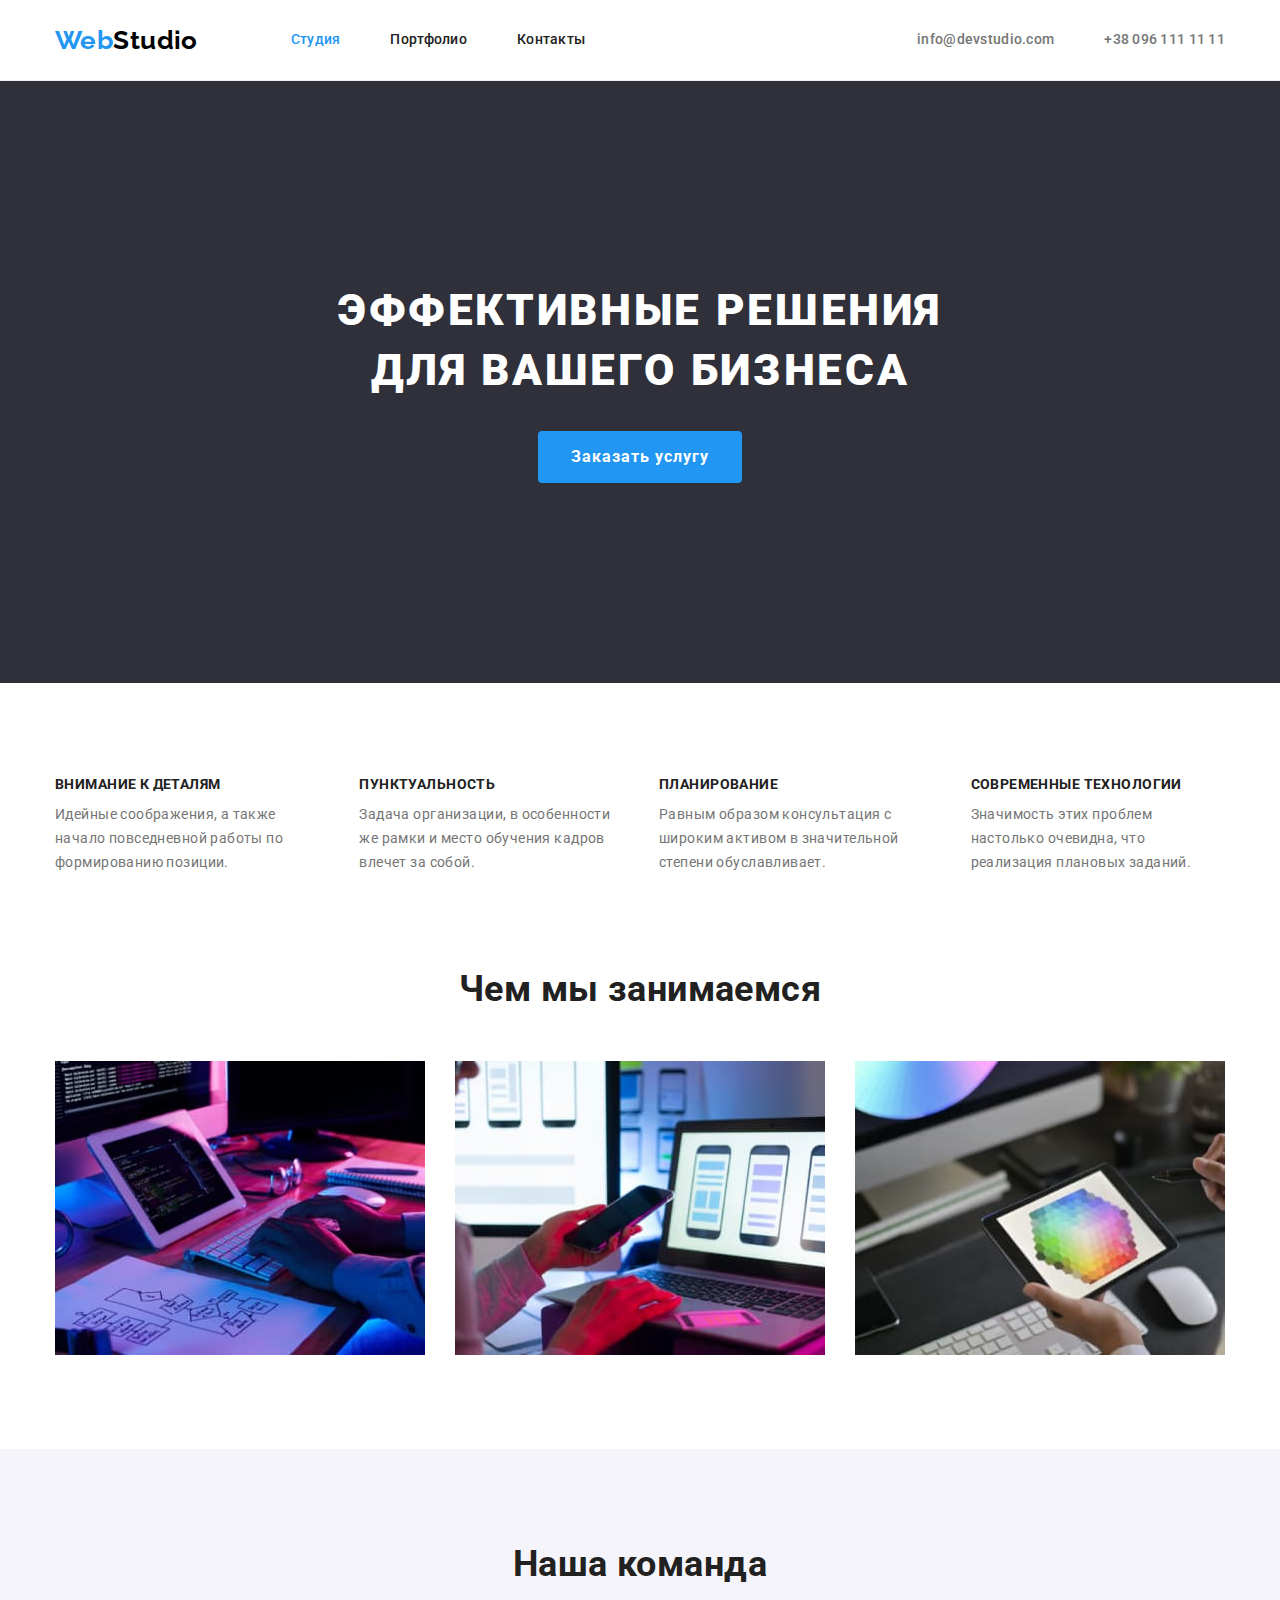
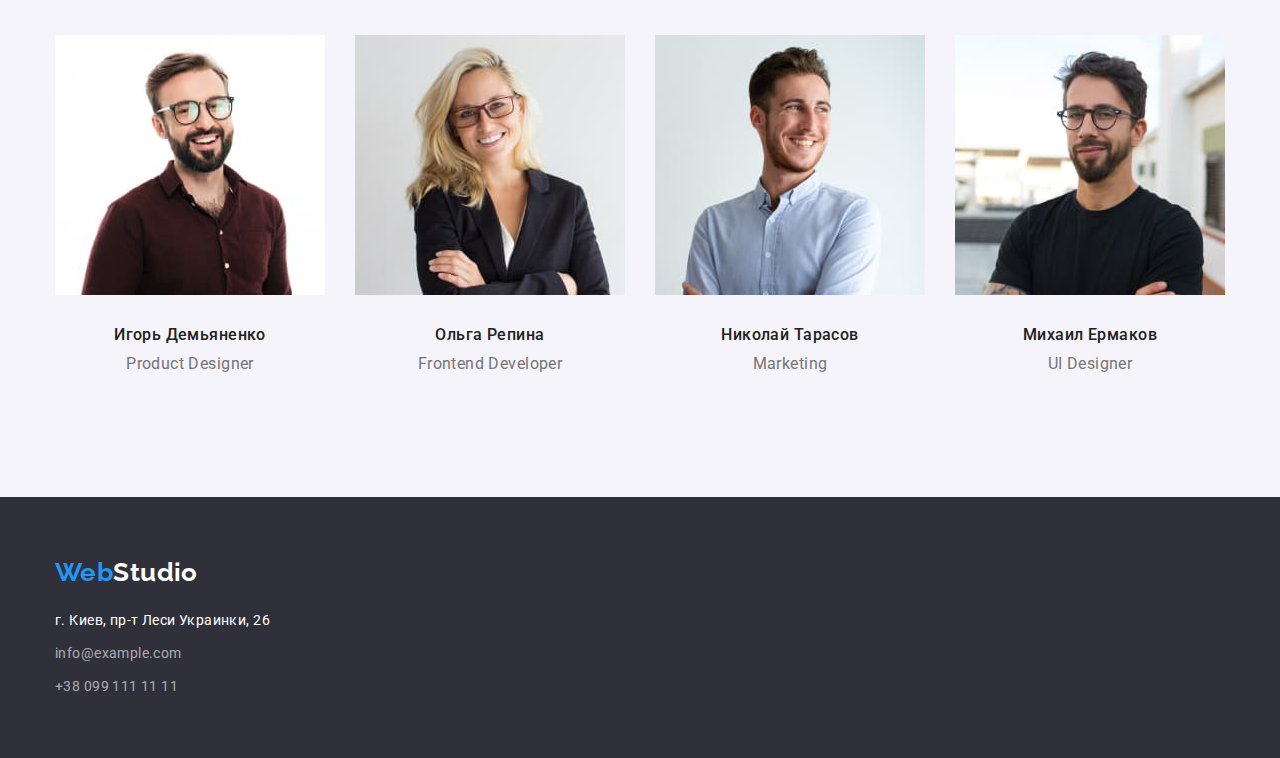
<file: index.html>
<!DOCTYPE html>
<html lang="ru">
  <head>
    <meta charset="UTF-8" />
    <meta http-equiv="X-UA-Compatible" content="IE=edge" />
    <meta name="viewport" content="width=device-width, initial-scale=1.0" />
    <title>Document</title>
    <link rel="preconnect" href="https://fonts.gstatic.com" />
    <link
      href="https://fonts.googleapis.com/css2?family=Raleway:wght@700&family=Roboto:wght@400;500;700;900&display=swap"
      rel="stylesheet"
    />
    <link
      rel="stylesheet"
      href="https://cdnjs.cloudflare.com/ajax/libs/modern-normalize/1.0.0/modern-normalize.min.css"
    />
    <link rel="stylesheet" href="./css/styles.css" />
  </head>
  <body>
    <header class="header">
      <div class="container header-container">
        <nav class="nav-container">
          <a href="" class="header-logo link"> <span>Web</span>Studio</a>
          <ul class="site-nav list">
            <li class="item">
              <a href="" class="link current">Студия</a>
            </li>
            <li class="item">
              <a href="./portfolio.html" class="link">Портфолио</a>
            </li>
            <li class="item"><a href="" class="link">Контакты</a></li>
          </ul>
        </nav>
        <ul class="contact-nav list">
          <li class="item">
            <a href="mailto:info@devstudio.com" class="link"
              >info@devstudio.com</a
            >
          </li>
          <li class="item">
            <a href="tel:+380961111111" class="link">+38 096 111 11 11</a>
          </li>
        </ul>
      </div>
    </header>
    <main>
      <!-- секция Герой -->
      <section class="hero">
        <div class="container">
          <h1 class="hero-title">
            Эффективные решения <br />
            для вашего бизнеса
          </h1>
          <button type="button" class="hero-button">Заказать услугу</button>
        </div>
      </section>
      <!-- секция Наши особенности -->
      <section class="specifics-list section">
        <h2 class="section-title visually-hidden">Особенности</h2>
        <div class="container">
          <ul class="list">
            <li class="specifics-list-item">
              <h3 class="description-title">Внимание к деталям</h3>
              <p class="description-text">
                Идейные соображения, а также начало повседневной работы по
                формированию позиции.
              </p>
            </li>
            <li class="specifics-list-item">
              <h3 class="description-title">Пунктуальность</h3>
              <p class="description-text">
                Задача организации, в особенности же рамки и место обучения
                кадров влечет за собой.
              </p>
            </li>
            <li class="specifics-list-item">
              <h3 class="description-title">Планирование</h3>
              <p class="description-text">
                Равным образом консультация с широким активом в значительной
                степени обуславливает.
              </p>
            </li>
            <li class="specifics-list-item">
              <h3 class="description-title">Современные технологии</h3>
              <p class="description-text">
                Значимость этих проблем настолько очевидна, что реализация
                плановых заданий.
              </p>
            </li>
          </ul>
        </div>
      </section>
      <!-- секция Чем мы занимаемся -->
      <section class="our-works">
        <div class="container">
          <h2 class="section-title">Чем мы занимаемся</h2>
          <ul class="list">
            <li class="works-list-item">
              <img
                class="images"
                src="./images/box1.jpg"
                alt="Человек работает на клавиатуре с планшетом"
                width="370"
              />
            </li>
            <li class="works-list-item">
              <img
                class="images"
                src="./images/box2.jpg"
                alt="Человек работает с смартфоном и ноутбуком"
                width="370"
              />
            </li>
            <li class="works-list-item">
              <img
                class="images"
                src="./images/box3.jpg"
                alt="Человек рисует на графическом планшете"
                width="370"
              />
            </li>
          </ul>
        </div>
      </section>
      <!-- секция Наша команда -->
      <section class="team-list section">
        <div class="container">
          <h2 class="section-title">Наша команда</h2>
          <ul class="list">
            <li class="team-list-item">
              <img
                class="images"
                src="./images/product-designer.jpg"
                alt="Фото сотрудника команды"
                width="270"
              />
              <div class="team-list-item-container">
                <h3 class="description-title">Игорь Демьяненко</h3>
                <p class="description">Product Designer</p>
              </div>
            </li>
            <li class="team-list-item">
              <img
                class="images"
                src="./images/frontend-developer.jpg"
                alt="Фото сотрудника команды"
                width="270"
              />
              <div class="team-list-item-container">
                <h3 class="description-title">Ольга Репина</h3>
                <p class="description">Frontend Developer</p>
              </div>
            </li>
            <li class="team-list-item">
              <img
                class="images"
                src="./images/marketing.jpg"
                alt="Фото сотрудника команды"
                width="270"
              />
              <div class="team-list-item-container">
                <h3 class="description-title">Николай Тарасов</h3>
                <p class="description">Marketing</p>
              </div>
            </li>
            <li class="team-list-item">
              <img
                class="images"
                src="./images/designer.jpg"
                alt="Фото сотрудника команды"
                width="270"
              />
              <div class="team-list-item-container">
                <h3 class="description-title">Михаил Ермаков</h3>
                <p class="description">UI Designer</p>
              </div>
            </li>
          </ul>
        </div>
      </section>
    </main>
    <footer class="footer-section">
      <div class="container">
        <a href="" class="footer-logo link"> <span>Web</span>Studio</a>
        <address class="address">
          <p>г. Киев, пр-т Леси Украинки, 26</p>
          <ul class="list">
            <li class="address-list-item">
              <a href="mailto:info@example.com" class="link">
                info@example.com</a
              >
            </li>
            <li class="address-list-item">
              <a href="tel:++380991111111" class="link">+38 099 111 11 11</a>
            </li>
          </ul>
        </address>
      </div>
    </footer>
  </body>
</html>
</file>
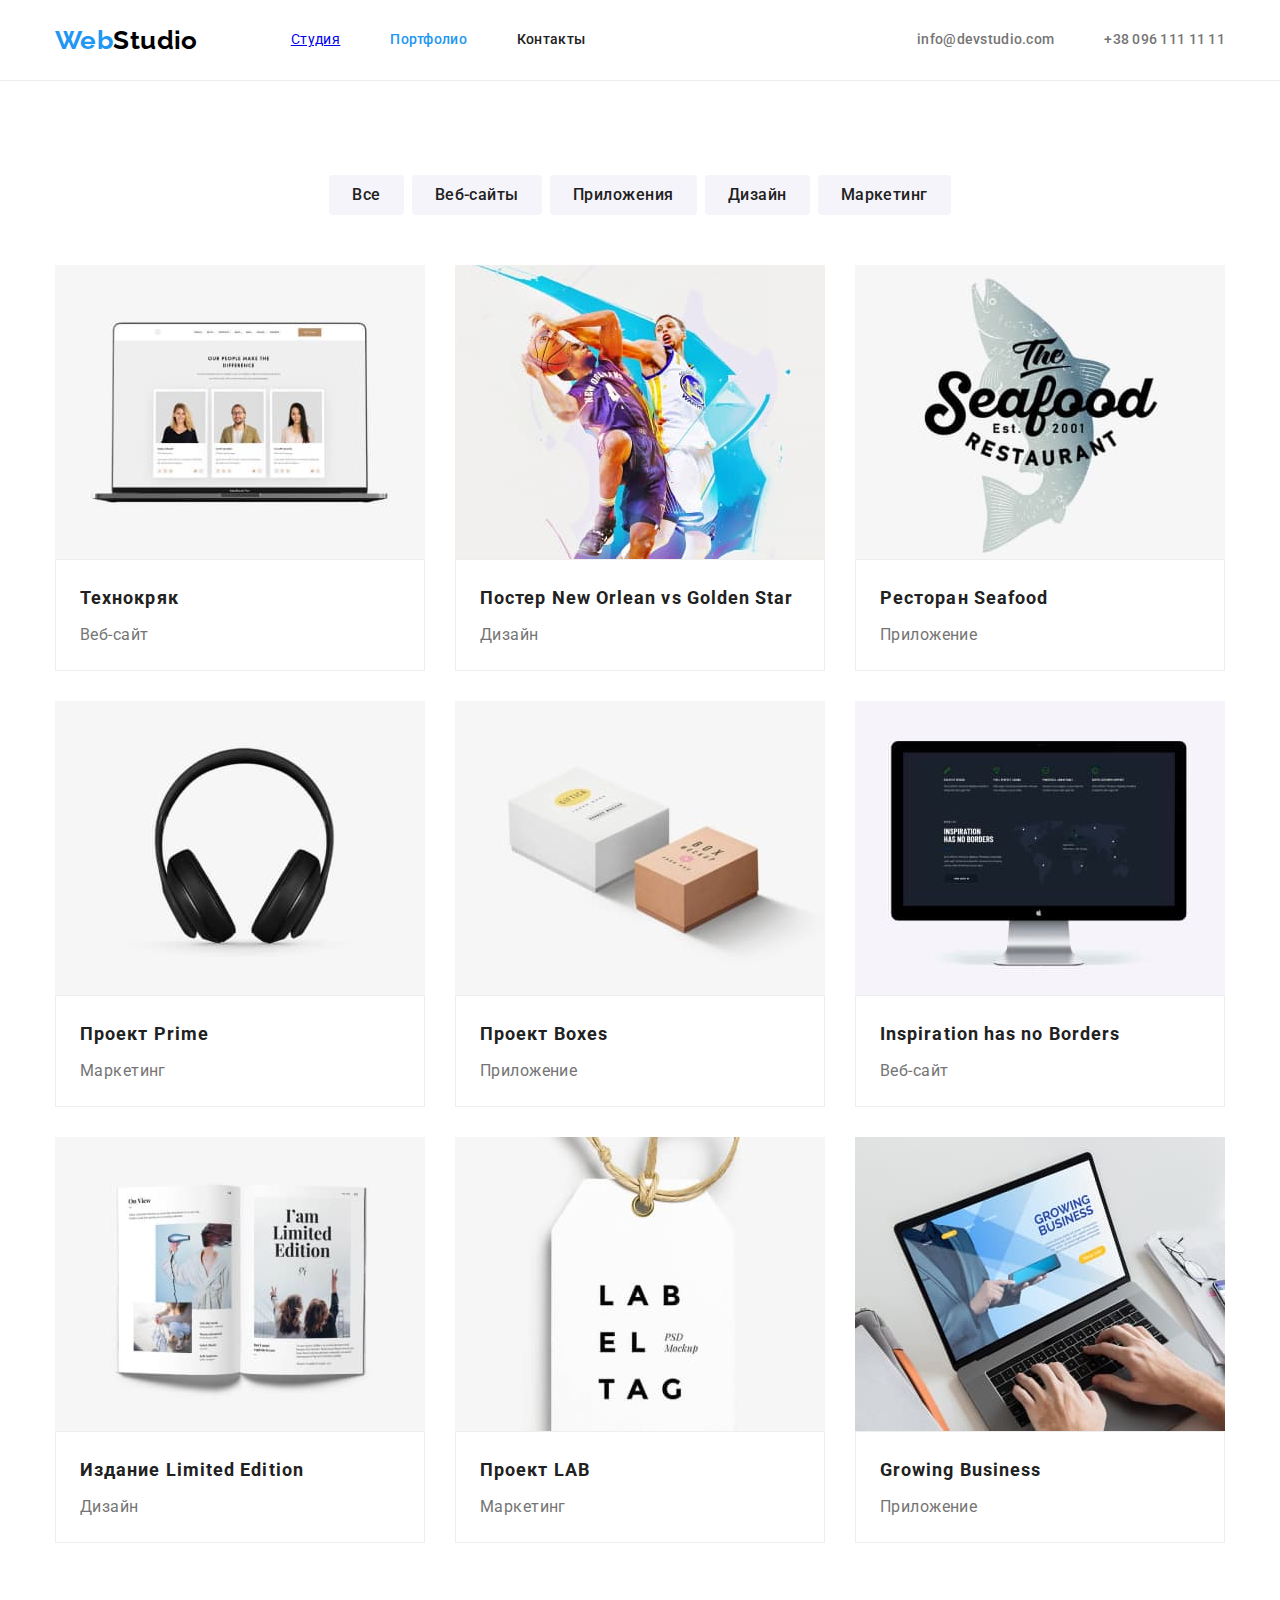
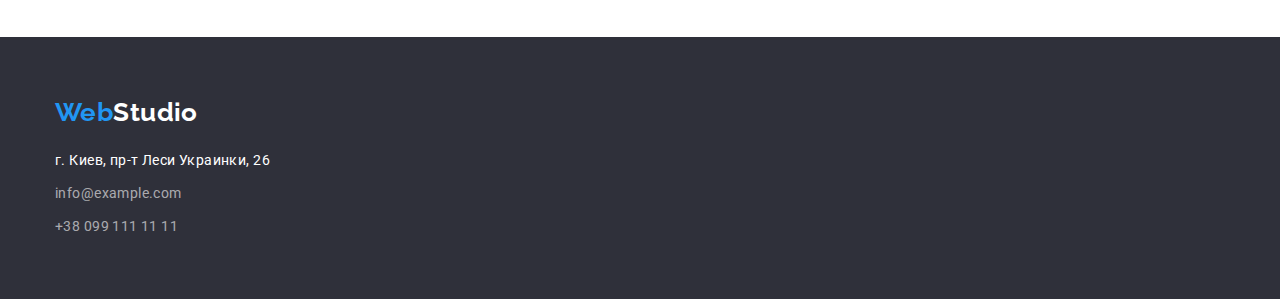
<file: portfolio.html>
<!DOCTYPE html>
<html lang="ru">
  <head>
    <meta charset="UTF-8" />
    <meta http-equiv="X-UA-Compatible" content="IE=edge" />
    <meta name="viewport" content="width=device-width, initial-scale=1.0" />
    <title>Document</title>
    <link rel="preconnect" href="https://fonts.gstatic.com" />
    <link
      href="https://fonts.googleapis.com/css2?family=Raleway:wght@700&family=Roboto:wght@400;500;700;900&display=swap"
      rel="stylesheet"
    />
    <link
      rel="stylesheet"
      href="https://cdnjs.cloudflare.com/ajax/libs/modern-normalize/1.0.0/modern-normalize.min.css"
    />
    <link rel="stylesheet" href="./css/styles.css" />
  </head>
  <body>
    <header class="header">
      <div class="container header-container">
        <nav class="nav-container">
          <a href="" class="header-logo link"> <span>Web</span>Studio</a>
          <ul class="site-nav list">
            <li class="item">
              <a href="./index.html">Студия</a>
            </li>
            <li class="item">
              <a href="" class="link current">Портфолио</a>
            </li>
            <li class="item"><a href="" class="link">Контакты</a></li>
          </ul>
        </nav>
        <ul class="contact-nav list">
          <li class="item">
            <a href="mailto:info@devstudio.com" class="link"
              >info@devstudio.com</a
            >
          </li>
          <li class="item">
            <a href="tel:+380961111111" class="link">+38 096 111 11 11</a>
          </li>
        </ul>
      </div>
    </header>
    <main>
      <section class="section">
        <div class="container">
          <h1 class="section-title visually-hidden">Примеры работ</h1>
          <ul class="button-list list">
            <li class="button-list-item">
              <button type="button" class="portfolio-button">Все</button>
            </li>
            <li class="button-list-item">
              <button type="button" class="portfolio-button">Веб-сайты</button>
            </li>
            <li class="button-list-item">
              <button type="button" class="portfolio-button">Приложения</button>
            </li>
            <li class="button-list-item">
              <button type="button" class="portfolio-button">Дизайн</button>
            </li>
            <li class="button-list-item">
              <button type="button" class="portfolio-button">Маркетинг</button>
            </li>
          </ul>
          <ul class="examples-list list">
            <li class="examples-list-item">
              <a href="" class="link">
                <div>
                  <img class="images"
                    src="./images/website-technokryak.jpg"
                    alt="Страница сайта"
                    width="370"
                  />
                </div>
                <div class="examples-list-container">
                  <h2 class="description-title">Технокряк</h2>
                  <p class="description">Веб-сайт</p>
                </div>
                </a
              >
            </li>

            <li class="examples-list-item">
              <a href="" class="link">
                <div>
                  <img class="images"
                  src="./images/poster.jpg"
                  alt="Постер к баскетбольному матчу"
                  width="370"
                  />
                </div>
                <div class="examples-list-container">
                  <h2 class="description-title">
                    Постер New Orlean vs Golden Star
                  </h2>
                  <p class="description">Дизайн</p>
                </div>
              </a>
              
            </li>

            <li class="examples-list-item">
              <a href="" class="link">
                <div>
                  <img class="images"
                  src="./images/application-seafood.jpg"
                  alt="Эмблема ресторана"
                  width="370"
                  />
                </div>
                <div class="examples-list-container">
                  <h2 class="description-title">Ресторан Seafood</h2>
                  <p class="description">Приложение</p>
                </div>
              </a>
            </li>

            <li class="examples-list-item">
              <a href="" class="link">
                <div>
                  <img class="images" src="./images/headphones.jpg" alt="Наушники" width="370" />
                </div>
                <div class="examples-list-container">
                  <h2 class="description-title">Проект Prime</h2>
                  <p class="description">Маркетинг</p>
                </div>
              </a>
            </li>

            <li class="examples-list-item">
              <a href="" class="link">
                <div>
                  <img class="images"
                    src="./images/application-boxes.jpg"
                    alt="Две коробки"
                    width="370"
                  />
                </div>
                <div class="examples-list-container">
                  <h2 class="description-title">Проект Boxes</h2>
                  <p class="description">Приложение</p>
                </div>
              </a>
            </li>

            <li class="examples-list-item">
              <a href="" class="link">
                <div>
                  <img class="images"
                    src="./images/website-inspiration.jpg"
                    alt="Заглавная страница сайта"
                    width="370"
                  />
                </div>
                <div class="examples-list-container">
                  <h2 class="description-title">Inspiration has no Borders</h2>
                  <p class="description">Веб-сайт</p>
                </div>
              </a>
            </li>

            <li class="examples-list-item">
              <a href="" class="link">
                <div>
                  <img class="images" src="./images/magazine.jpg" alt="Журнал" width="370" />
                </div>
                <div class="examples-list-container">
                  <h2 class="description-title">Издание Limited Edition</h2>
                  <p class="description">Дизайн</p>
                </div>
              </a>
            </li>

            <li class="examples-list-item">
              <a href="" class="link">
                <div>
                  <img class="images" src="./images/project-lab.jpg" alt="Этикетка" width="370" />
                </div>
                <div class="examples-list-container">
                  <h2 class="description-title">Проект LAB</h2>
                  <p class="description">Маркетинг</p>
                </div>
              </a>
            </li>

            <li class="examples-list-item"> 
              <a href="" class="link">
                <div>
                  <img class="images"
                    src="./images/application-business.jpg"
                    alt="Ноутбук"
                    width="370"
                  />
                </div>
                <div class="examples-list-container">
                  <h2 class="description-title">Growing Business</h2>
                  <p class="description">Приложение</p>
                </div>
              </a>
            </li>
          
          </ul>
        </div>
      </section>
    </main>
    <footer class="footer-section">
      <div class="container">
        <a href="" class="footer-logo link"> <span>Web</span>Studio</a>
        <address class="address">
          <p>г. Киев, пр-т Леси Украинки, 26</p>
          <ul class="list">
            <li class="address-list-item">
              <a href="mailto:info@example.com" class="link">
                info@example.com</a
              >
            </li>
            <li class="address-list-item">
              <a href="tel:++380991111111" class="link">+38 099 111 11 11</a>
            </li>
          </ul>
        </address>
      </div>
      </address>
    </footer>
  </body>
</html>
</file>
<file: css/styles.css>
:root {
  --primary-white-color: #fff;
  --secondary-background-color: #f5f4fa;
  --third-background-color: #2f303a;
  --primary-text-color: #757575;
  --title-text-color: #212121;
  --accent-color: #2196f3;
  --logo-black-color: #000;
  --footer-text-color: rgba(255, 255, 255, 0.6);
  --header-border-color: rgba(236, 236, 236, 1);
  --portfolio-border-color: rgba(238, 238, 238, 1);
}

body {
  font-family: 'Roboto', sans-serif;
  font-weight: 400;
  font-size: 14px;
  line-height: 1.71;
  letter-spacing: 0.03em;
  color: var(--primary-text-color);
  background-color: var(--primary-white-color);
}

.list {
  margin: 0;
  padding: 0;
  list-style: none;
}
.link {
  text-decoration: none;
}
.visually-hidden {
  position: absolute;
  width: 1px;
  height: 1px;
  margin: -1px;
  border: 0;
  padding: 0;

  white-space: nowrap;
  clip-path: inset(100%);
  clip: rect(0 0 0 0);
  overflow: hidden;
}
.container {
  width: 1200px;
  margin-right: auto;
  margin-left: auto;
  padding-left: 15px;
  padding-right: 15px;
}
.section {
  padding-top: 94px;
  padding-bottom: 94px;
}
.images {
  display: block;
}
/* LOGO */
.header-logo.link,
.footer-logo.link {
  font-family: 'Raleway', sans-serif;
  font-weight: 700;
  font-size: 26px;
  line-height: 1.19;
  color: var(--logo-black-color);
}
.footer-logo.link {
  color: var(--primary-white-color);
}
.header-logo span,
.footer-logo span {
  color: var(--accent-color);
}

/* HEADER */
.header {
  border-bottom: 1px solid var(--header-border-color);
}
.header-container,
.nav-container,
.site-nav,
.contact-nav {
  display: flex;
  align-items: center;
}
.site-nav {
  margin-left: 93px;
}
.site-nav .item:not(:last-child) {
  margin-right: 50px;
}
.contact-nav {
  margin-left: auto;
}
.contact-nav .item:not(:last-child) {
  margin-right: 50px;
}
.site-nav .link,
.contact-nav .link {
  display: block;
  padding-top: 32px;
  padding-bottom: 32px;

  font-weight: 500;
  line-height: 1.14;
  letter-spacing: 0.02em;
}
.site-nav .link {
  color: var(--title-text-color);
}
.site-nav .link:hover,
.site-nav .link:focus {
  color: var(--accent-color);
}
.site-nav .link.current {
  color: var(--accent-color);
}
.contact-nav .link {
  color: var(--primary-text-color);
}
.contact-nav .link:hover,
.address .link:hover,
.contact-nav .link:focus,
.address .link:focus {
  color: var(--accent-color);
}
/* SECTION HERO */
.hero {
  padding-top: 200px;
  padding-bottom: 200px;
  text-align: center;
  background-color: var(--third-background-color);
}
.hero-title {
  margin-top: 0;
  margin-bottom: 30px;
  font-weight: 900;
  font-size: 44px;
  line-height: 1.36;
  letter-spacing: 0.06em;
  text-transform: uppercase;
  color: var(--primary-white-color);
}
.hero-button {
  padding: 10px 32px;
  border: 1px solid transparent;
  border-radius: 4px;
  min-width: 200px;

  font-family: inherit;
  font-weight: 700;
  font-size: 16px;
  line-height: 1.88;
  letter-spacing: 0.06em;

  color: var(--primary-white-color);
  background-color: var(--accent-color);
  cursor: pointer;
}

/* OTHER SECTION */

.section-title {
  margin-top: 0;
  margin-bottom: 50px;

  text-align: center;
  font-weight: 700;
  font-size: 36px;
  line-height: 1.17;
  color: var(--title-text-color);
}

/* Section our specifics */

.specifics-list .description-title {
  margin-top: 0;
  margin-bottom: 10px;

  font-weight: 700;
  font-size: 14px;
  line-height: 1.14;
  text-transform: uppercase;
}
.specifics-list .list {
  display: flex;
}
.specifics-list-item {
  width: calc((100%-90px) / 3);
}
.specifics-list-item:not(:last-child),
.works-list-item:not(:last-child) {
  margin-right: 30px;
}
.specifics-list .description-text {
  margin: 0;
}

/* Section our works */
.our-works {
  padding-bottom: 94px;
}
.our-works .list {
  display: flex;
}
.works-list-item {
  width: calc((100%-60px) / 2);
}

/* Section our team */

.team-list .description {
  margin-top: 10px;
}
.description-title {
  color: var(--title-text-color);
}
.team-list {
  background-color: var(--secondary-background-color);
}

.team-list .description-title,
.team-list .description {
  margin-top: 0;
  margin-bottom: 0;
  font-size: 16px;
  line-height: 1.19;
}
.team-list .description-title {
  margin-bottom: 10px;
  font-weight: 500;
}
.team-list .list {
  display: flex;
}

.team-list-item {
  width: calc((100%-90px) / 4);
  text-align: center;
}
.team-list-item:not(:last-child) {
  margin-right: 30px;
}
.team-list-item-container {
  padding-top: 30px;
  padding-bottom: 30px;
}

/* FOOTER */
.footer-section {
  padding-top: 60px;
  padding-bottom: 60px;
  background-color: var(--third-background-color);
}
.address {
  margin-top: 20px;
  font-style: normal;
}
.address p {
  margin-top: 0;
  margin-bottom: 9px;
  color: var(--primary-white-color);
}
.address .link {
  color: var(--footer-text-color);
}
.address-list-item:not(:last-child) {
  margin-bottom: 9px;
}

/* PORTFOLIO */
.button-list {
  display: flex;
  justify-content: center;
  margin-bottom: 50px;
}
.portfolio-button {
  padding: 6px 22px;
  border-radius: 4px;
  border: 1px solid transparent;

  font-family: inherit;
  font-weight: 500;
  font-size: 16px;
  line-height: 1.6;
  letter-spacing: 0.03em;

  color: var(--title-text-color);
  background-color: var(--secondary-background-color);
  cursor: pointer;
}
.button-list-item:not(:last-child) {
  margin-right: 8px;
}

.portfolio-button:hover,
.portfolio-button:focus {
  color: var(--primary-white-color);
  background-color: var(--accent-color);
}
.examples-list .description-title {
  margin-top: 0;
  margin-bottom: 4px;

  font-weight: 700;
  font-size: 18px;
  line-height: 2;
  letter-spacing: 0.06em;
}
.examples-list .description {
  margin-top: 0;
  margin-bottom: 0;

  font-size: 16px;
  line-height: 1.88;
  color: var(--primary-text-color);
}
.examples-list {
  display: flex;
  flex-wrap: wrap;
  margin-right: -30px;
  margin-top: -30px;
}
.examples-list-container {
  padding: 20px 24px;
  border: 1px solid var(--portfolio-border-color);
}
.examples-list-item {
  margin-right: 30px;
  margin-top: 30px;
}
</file>
